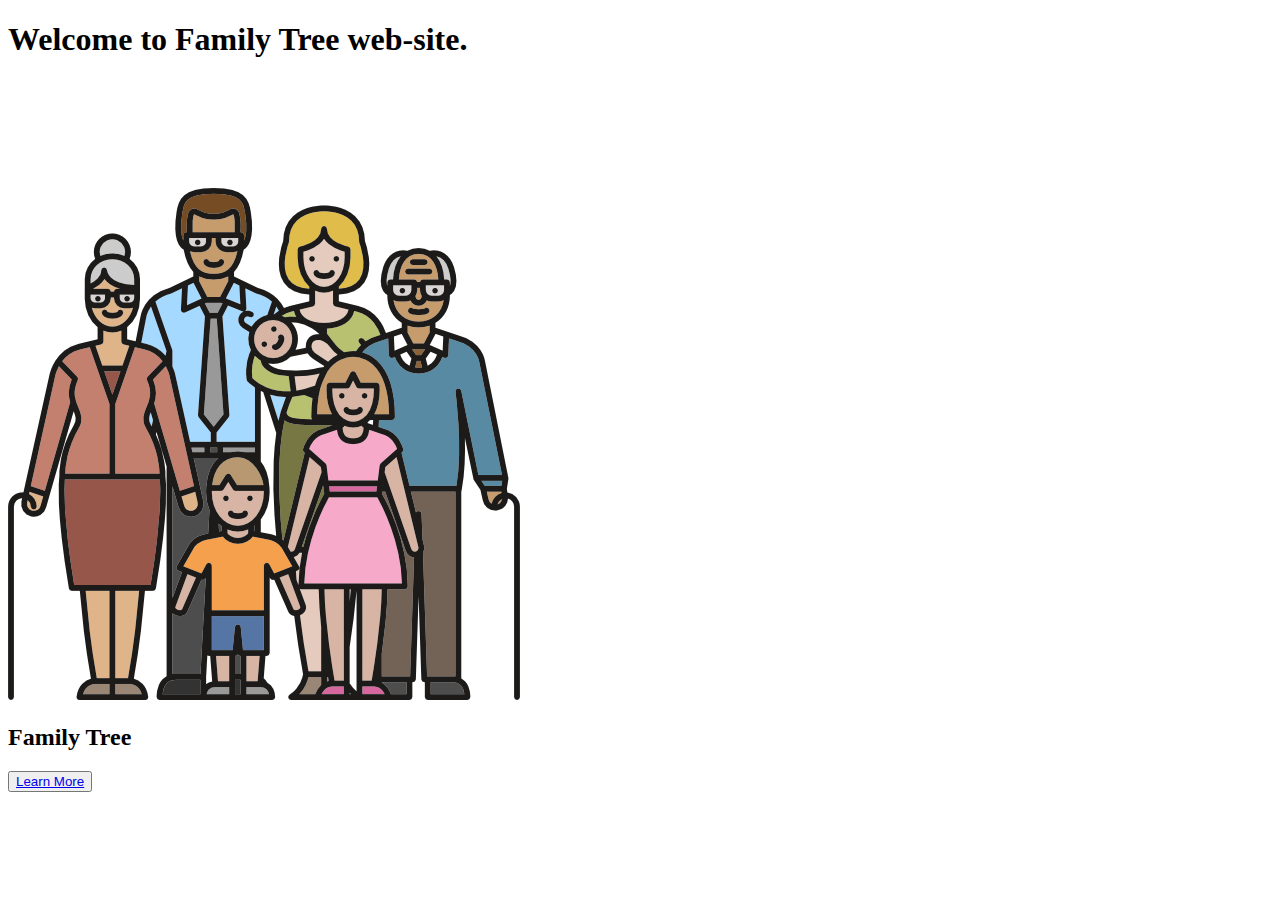
<file: index.html>
<!DOCTYPE html>
<html lang="en">
    <head>
        <meta charset="UTF-8">
        <meta http-equiv="X-UA-Compatible" content="IE=edge">
        <meta name="viewport" content="width=device-width, initial-scale=1.0">
        <title>Document</title>
        <link rel="stylesheet" href="style/style.css">
        <link rel="stylesheet" href="script/script.js">
    </head>

    <body>

        <main>

            <div class="background-iphone"></div>
            <div class="iphone-h">

                <h1>
                    <b>Welcome to Family Tree web-site.
                    </b>
                </h1>

            </div>
        </div>

        <br>
        <br>
        <br>
        <br>
        <br>
        <br>

        <div class="container">

            <div class="row">
                <div class="col-lg-4 col-md-6 col-sm-12">
                    <div class="card">
                        <img class="image-card" src="./images/family.png" alt="Denim Jeans">
                        <h2>Family Tree</h2>

                        <button>
                            <a href="familytree.html">Learn More</a>
                        </button>

                    </div>
                </div>
            </div>
        </div>

        <br>
        <br>
        <br>
        <br>
        <br>

    </main>

</body>
</html>
</file>
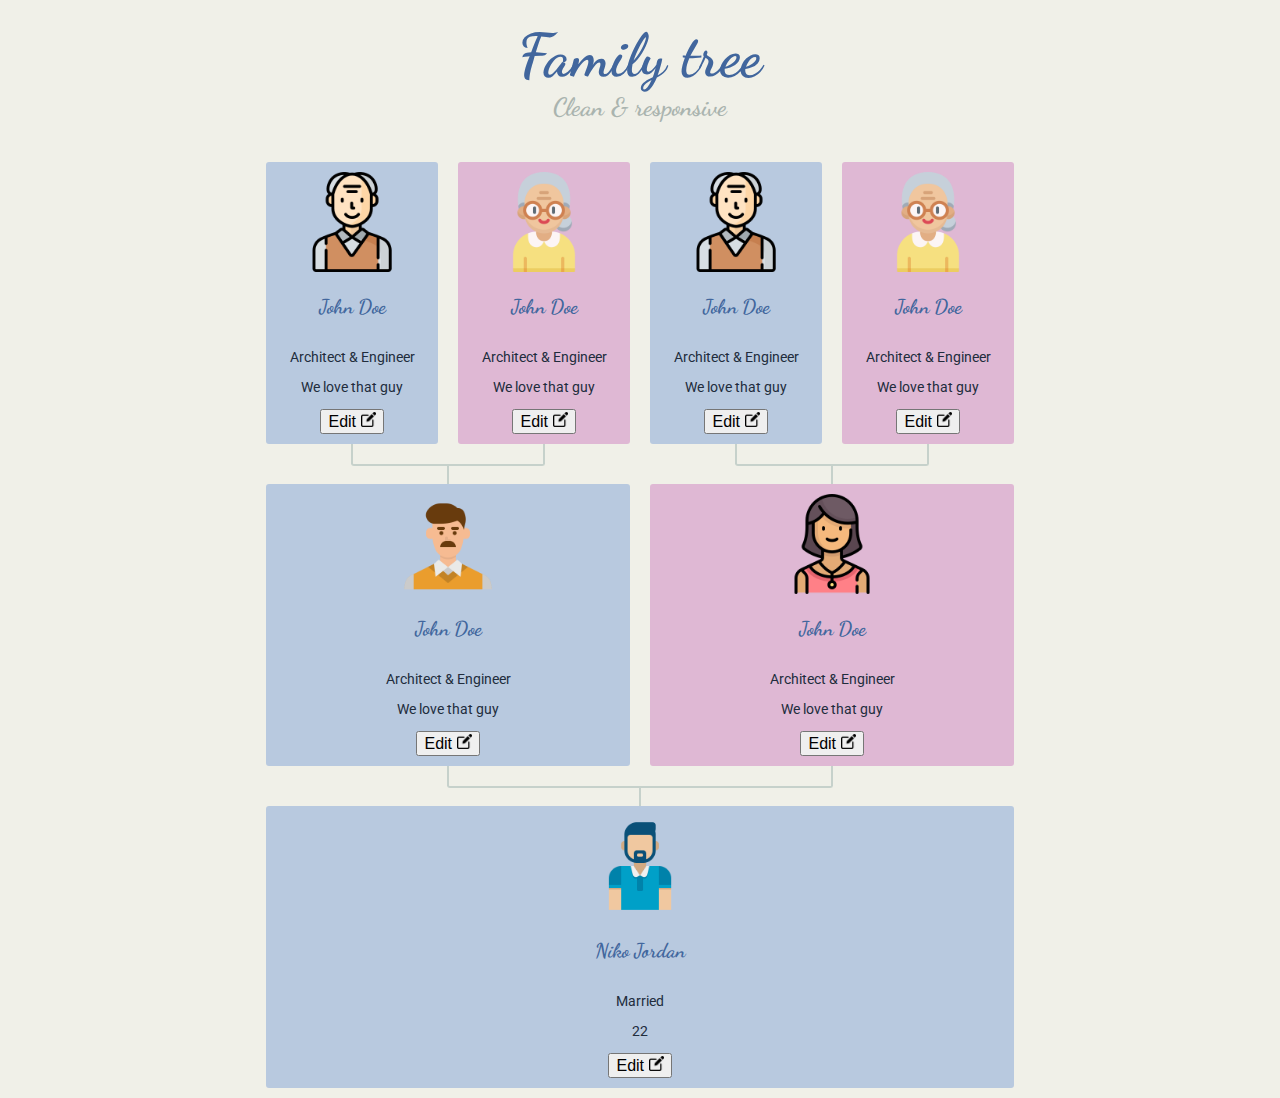
<file: familytree.html>
<!DOCTYPE html>
<html lang="en">
<head>
    <meta charset="UTF-8">
    <meta http-equiv="X-UA-Compatible" content="IE=edge">
    <meta name="viewport" content="width=device-width, initial-scale=1.0">
    <title>Document</title>
    <link rel="stylesheet" href="./css/style.css">
    <link rel="stylesheet" href="./css/style.css.map">
    <link rel="stylesheet" href="style/style.css">
    <link rel="stylesheet" href="./scss/style.scss">
    
    
    
</head>
<body>


  <div class="container"> 
    <div class="row">
      <div class="col-lg-4 col-md-6 col-sm-12">
        <h1 class="family-text">Family tree <span>Clean & responsive</span></h1>
    
        <div id="familyTree">
          <div class="generation" id="grandParents">
            <div class="pair">
              <div class="card-m"><div class="flip-card">
                <div class="flip-card-inner">
                  <div class="flip-card-front">
                    <img src="./images/grandfather.png" alt="Avatar" style="width:100px;height:100px;">
                  </div>
                  <div class="flip-card-back">
                    <h1>John Doe</h1>
                    <p>Architect & Engineer</p>
                    <p>We love that guy</p>
                    <button style="font-size:16px"><a style="text-decoration: none; color: black;" href="./index.html">Edit</a> <img src="./images/edit.png"style="width: 15px; height:15px;" alt=""></button>
                  </div>
                </div>
              </div></div>
              <div class="card-f">
                <div class="flip-card">
                  <div class="flip-card-inner">
                    <div class="flip-card-front">
                      <img src="./images/grandmother.png" alt="Avatar" style="width:100px;height:100px;">
                    </div>
                    <div class="flip-card-back">
                      <h1>John Doe</h1>
                      <p>Architect & Engineer</p>
                      <p>We love that guy</p>
                      <button style="font-size:16px"><a style="text-decoration: none; color: black;" href="./index.html">Edit</a> <img src="./images/edit.png"style="width: 15px; height:15px;" alt=""></button>
                    </div>
                  </div>
                </div>
              </div>
            </div>
            
            <div class="pair">
              <div class="card-m">
                <div class="flip-card">
                  <div class="flip-card-inner">
                    <div class="flip-card-front">
                      <img src="./images/grandfather.png" alt="Avatar" style="width:100px;height:100px;">
                    </div>
                    <div class="flip-card-back">
                      <h1>John Doe</h1>
                      <p>Architect & Engineer</p>
                      <p>We love that guy</p>
                      <button style="font-size:16px"><a style="text-decoration: none; color: black;" href="./index.html">Edit</a> <img src="./images/edit.png"style="width: 15px; height:15px;" alt=""></button>
                    </div>
                  </div>
                </div>
              </div>
              <div class="card-f"><div class="flip-card">
                <div class="flip-card-inner">
                  <div class="flip-card-front">
                    <img src="./images/grandmother.png" alt="Avatar" style="width:100px;height:100px;">
                  </div>
                  <div class="flip-card-back">
                    <h1>John Doe</h1>
                    <p>Architect & Engineer</p>
                    <p>We love that guy</p>
                    <button style="font-size:16px"><a style="text-decoration: none; color: black;" href="./index.html">Edit</a> <img src="./images/edit.png"style="width: 15px; height:15px;" alt=""></button>
                  </div>
                </div>
              </div></div>
            </div>
          </div>
          
          <div class="generation" id="parents">
              <div class="pair">
                <div class="card-m"><div class="flip-card">
                  <div class="flip-card-inner">
                    <div class="flip-card-front">
                      <img src="./images/dad.png" alt="Avatar" style="width:100px;height:100px;">
                    </div>
                    <div class="flip-card-back">
                      <h1>John Doe</h1>
                      <p>Architect & Engineer</p>
                      <p>We love that guy</p>
                      <button style="font-size:16px"><a style="text-decoration: none; color: black;" href="./index.html">Edit</a> <img src="./images/edit.png"style="width: 15px; height:15px;" alt=""></button>
                    </div>
                  </div>
                </div></div>
                <div class="card-f"><div class="flip-card">
                  <div class="flip-card-inner">
                    <div class="flip-card-front">
                      <img src="./images/mother (1).png" alt="Avatar" style="width:100px;height:100px;">
                    </div>
                    <div class="flip-card-back">
                      <h1>John Doe</h1>
                      <p>Architect & Engineer</p>
                      <p>We love that guy</p>
                      <button style="font-size:16px"><a style="text-decoration: none; color: black;" href="./index.html">Edit</a> <img src="./images/edit.png"style="width: 15px; height:15px;" alt=""></button>
                    </div>
                  </div>
                </div></div>
              </div>
          </div>
          
          <div class="generation" id="child">
            <div class="card-m"><div class="flip-card">
              <div class="flip-card-inner">
                <div class="flip-card-front">
                  <img src="./images/man.png" alt="Avatar" style="width:100px;height:100px;">
                </div>
                <div class="flip-card-back">
                  <h1>Niko Jordan</h1>
                  <p>Married</p>
                  <p>22</p>
                  <button style="font-size:16px"><a style="text-decoration: none; color: black;" href="./index.html">Edit</a> <img src="./images/edit.png"style="width: 15px; height:15px;" alt=""></button>
                </div>
              </div>
              
              
            </div>
            
          </div>
            
          </div>
          
        </div>
    
    </div>
    </div>
    </div>
    
    


           
       
  
    
    
              










    
</body>
<script src="./script/script.js"></script>
<script src="https://maxcdn.bootstrapcdn.com/bootstrap/3.3.7/js/bootstrap.min.js"></script>
</html>
</file>
<file: style/style.css>

</file>
<file: css/style.css>
/* Color palette used -
http://www.color-hex.com/color-palette/63826 */
@import url("https://fonts.googleapis.com/css?family=Dancing+Script:700|Roboto:300,400");
* {
  box-sizing: border-box;
}

html {
  height: 100%;
  display: flex;
  background-color: #f0f0e8;
}

body {
  background-color: #f0f0e8;
  font-family: 'Roboto', cursive;
  font-size: 14px;
  width: 60%;
  text-align: center;
  margin: auto;
}

h1 {
  color: #41669d;
  font-family: 'Dancing Script', cursive;
  font-size: 20px;
  margin: 20px 0px 30px;
  text-align: center;
}

h1 span {
  display: block;
  font-size: 25px;
  color: #aab4af;
}

.family-text {
  color: #41669d;
  font-family: 'Dancing Script', cursive;
  font-size: 60px;
  margin: 20px 0px 30px;
  text-align: center;
}

@media screen and (max-width: 400px) {
  h1 {
    font-size: 40px;
  }
  h1 span {
    font-size: 20px;
  }
}

#familyTree *:before, #familyTree *:after {
  content: "";
  position: absolute;
}

#familyTree [class^="card"], #familyTree .pair, #familyTree .generation {
  position: relative;
}

#familyTree .generation {
  display: flex;
  margin-bottom: 20px;
}

#familyTree .generation .pair {
  flex-grow: 1;
  flex-shrink: 1;
  flex-basis: 0%;
  display: flex;
}

#familyTree .generation:last-of-type {
  margin-bottom: 0;
}

#familyTree [class^="card"] {
  flex-grow: 1;
  flex-shrink: 1;
  flex-basis: 0%;
  padding: 10px;
  border-radius: 3px;
  margin: 10px;
  color: #212c3c;
}

#familyTree .card-m {
  background-color: #b8c9df;
}

#familyTree .card-f {
  background-color: #dfb8d4;
}

#familyTree .pair:after {
  width: calc(50% - 2px);
  border: 2px solid #c6d1cb;
  border-top: 0;
  border-bottom-left-radius: 3px;
  border-bottom-right-radius: 3px;
  right: 0;
  left: 0;
  margin: auto;
  top: calc(100% + 20px / 2 - 3px);
  height: 3px;
}

#familyTree [class^="card"]:before, #familyTree [class^="card"]:after {
  right: 0;
  left: 0;
  width: 0;
  margin: auto;
  border-left: 2px solid #c6d1cb;
  height: calc(10px + 20px / 2);
}

#familyTree [class^="card"]:before {
  bottom: 100%;
}

#familyTree [class^="card"]:after {
  top: 100%;
}

#familyTree #grandParents [class^="card"]:before, #familyTree #child [class^="card"]:after {
  border: 0;
  opacity: 0;
}

@media screen and (max-width: 700px) {
  #familyTree #grandParents:before, #familyTree #grandParents:after {
    border-top: 2px solid #c6d1cb;
    height: calc(50% + 20px);
    width: 10px;
    top: 50%;
  }
  #familyTree #grandParents:before {
    opacity: 1;
    border-left: 2px solid #c6d1cb;
    right: calc(100% + 3px);
    border-top-left-radius: 3px;
  }
  #familyTree #grandParents:after {
    border-right: 2px solid #c6d1cb;
    left: calc(100% + 3px);
    border-top-right-radius: 3px;
  }
  #familyTree #grandParents .pair {
    flex-direction: column;
  }
  #familyTree #grandParents .pair:after {
    border: 0;
  }
  #familyTree #grandParents [class^="card"]:before {
    border-bottom: 2px solid #c6d1cb !important;
    width: 10px;
    height: 0;
  }
  #familyTree #grandParents [class^="card"]:after {
    width: calc(3px + 10px);
    height: calc(50% + 10px + 3px * 2);
  }
  #familyTree #grandParents [class^="card"]:first-child:before {
    top: 50%;
    bottom: auto;
  }
  #familyTree #grandParents [class^="card"]:first-child:after {
    border-top: 2px solid #c6d1cb;
    top: 50%;
    bottom: auto;
  }
  #familyTree #grandParents [class^="card"]:last-child:before {
    bottom: 50%;
    top: auto;
  }
  #familyTree #grandParents [class^="card"]:last-child:last-child:after {
    border-bottom: 2px solid #c6d1cb;
    bottom: 50%;
    top: auto;
  }
  #familyTree #grandParents .pair:first-child [class^="card"]:before {
    left: -10px;
    right: auto;
  }
  #familyTree #grandParents .pair:first-child [class^="card"]:after {
    left: auto;
    right: 100%;
  }
  #familyTree #grandParents .pair:first-child [class^="card"]:first-child:after {
    border-top-left-radius: 3px;
  }
  #familyTree #grandParents .pair:first-child [class^="card"]:last-child:after {
    border-bottom-left-radius: 3px;
  }
  #familyTree #grandParents .pair:last-child [class^="card"]:before {
    right: -10px;
    left: auto;
  }
  #familyTree #grandParents .pair:last-child [class^="card"]:after {
    left: 100%;
    right: auto;
    border-left: 0;
    border-right: 2px solid #c6d1cb;
  }
  #familyTree #grandParents .pair:last-child [class^="card"]:first-child:after {
    border-top-right-radius: 3px;
  }
  #familyTree #grandParents .pair:last-child [class^="card"]:last-child:after {
    border-bottom-right-radius: 3px;
  }
  #familyTree #parents [class^="card"]:before {
    border-bottom: 2px solid #c6d1cb;
    width: calc(10px * 2 + 3px);
    bottom: 50%;
    height: calc(50% + 10px);
  }
  #familyTree #parents [class^="card"]:first-child:before {
    right: 100%;
    left: auto;
    border-bottom-left-radius: 3px;
  }
  #familyTree #parents [class^="card"]:last-child:before {
    border-left: 0;
    border-right: 2px solid #c6d1cb;
    left: 100%;
    border-bottom-right-radius: 3px;
  }
}

@media screen and (max-width: 400px) {
  #familyTree #grandParents {
    flex-direction: column;
  }
  #familyTree #grandParents:before {
    top: 25%;
    height: calc(75% + 20px);
  }
  #familyTree #grandParents:after {
    top: 75%;
    height: calc(25% + 20px);
  }
  #familyTree #parents:after {
    border-left: 2px solid #c6d1cb;
    border-top: 2px solid #c6d1cb;
    border-top-left-radius: 3px;
    height: calc(50% + 20px);
    width: 10px;
    right: calc(100% + 3px);
    top: 50%;
  }
  #familyTree #parents .pair {
    flex-direction: column;
  }
  #familyTree #parents .pair:after {
    border: 0;
    height: 0;
    opacity: 0;
  }
  #familyTree #parents [class^="card"]:after {
    right: 100%;
    left: auto;
    width: calc(3px + 10px);
  }
  #familyTree #parents [class^="card"]:first-child:before {
    height: 90%;
    bottom: 60%;
  }
  #familyTree #parents [class^="card"]:first-child:after {
    border-top: 2px solid #c6d1cb;
    height: calc(40% + 10px);
    top: 60%;
    border-top-left-radius: 3px;
  }
  #familyTree #parents [class^="card"]:last-child:before {
    height: calc(150% + 10px* 3);
  }
  #familyTree #parents [class^="card"]:last-child:after {
    border-bottom: 2px solid #c6d1cb;
    height: calc(50% + 10px);
    bottom: 50%;
    top: auto;
    border-bottom-left-radius: 3px;
  }
  #familyTree #child:before {
    border-left: 2px solid #c6d1cb;
    border-bottom: 2px solid #c6d1cb;
    border-bottom-left-radius: 3px;
    height: 100%;
    bottom: 50%;
    right: calc(100% - 10px);
    left: auto;
    width: calc(3px + 10px * 2);
  }
  #familyTree #child [class^="card"]:before {
    border: 0;
    height: 0;
    opacity: 0;
  }
}
/*# sourceMappingURL=style.css.map */
</file>
